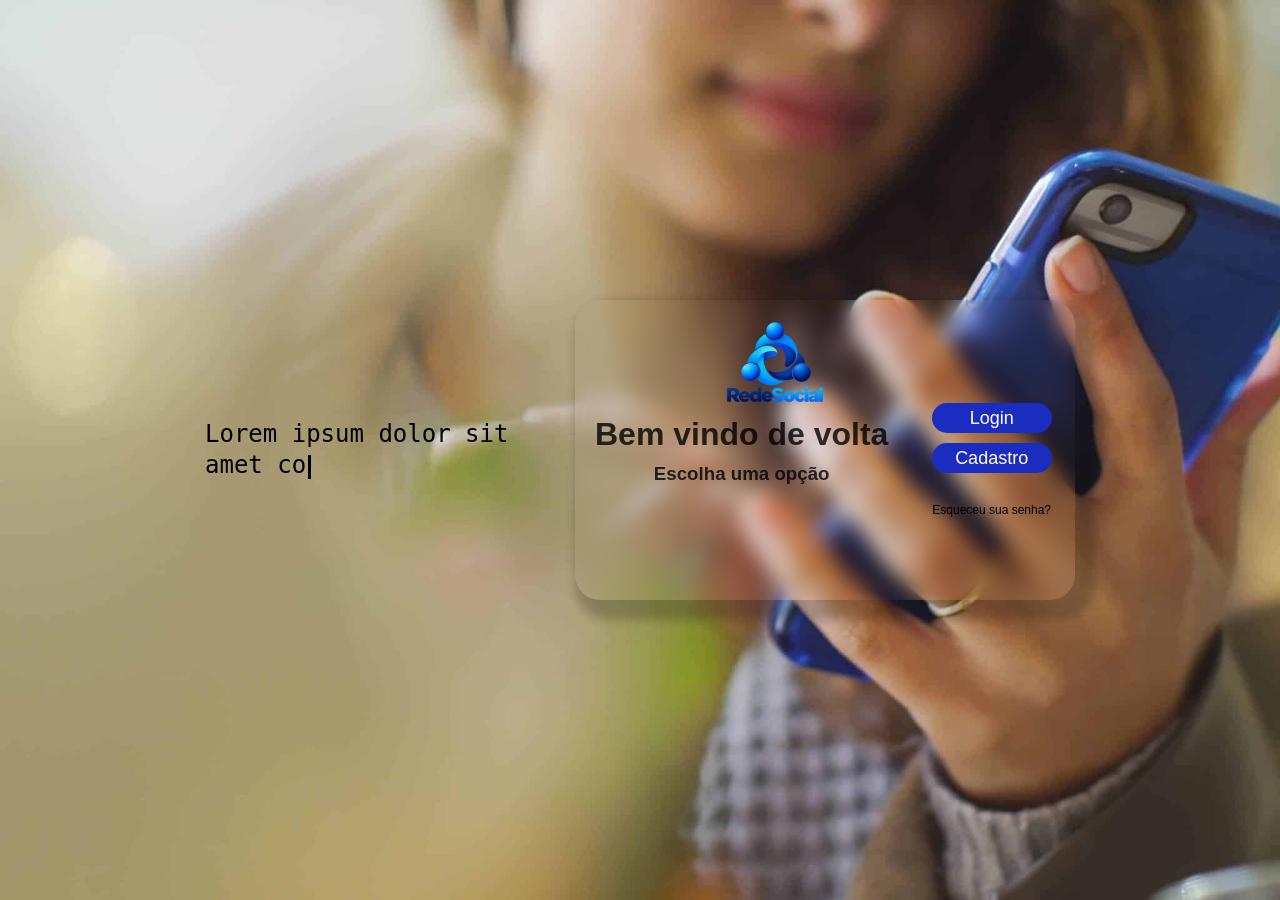
<file: index.html>
<!doctype html>
<html lang="pt-br">
  <head>
    <meta charset="UTF-8" />
    <meta name="viewport" content="width=device-width, initial-scale=1.0" />
    <link rel="stylesheet" href="style.css" />
    <title>Tela inicial</title>
  </head>
  <body>
    <div class="container-texto">
      <p>
        Lorem ipsum dolor sit amet consectetur adipisicing elit. Totam doloribus
        ipsum iusto itaque, architecto libero ut aliquam quisquam amet quibusdam
        aut minus, aspernatur dolorum veniam quae exercitationem! Corrupti sunt
        quod nam error, minus recusandae fuga aliquid est? Labore vel aut
        doloremque ipsa error veritatis mollitia, fugit officia quo sint
        inventore.
      </p>
    </div>
    <div class="container">
      <div class="logo">
        <img src="./img/logo.png" alt="Logo da rede social" />
      </div>

      <div class="titulo-login">
        <h1>Bem vindo de volta</h1>

        <h3>Escolha uma opção</h3>
      </div>

      <div class="opcoes-login">
        <ul>
          <li class="botao"><a href="./pages/login.html">Login</a></li>
          <li class="botao"><a href="./pages/cadastro.html">Cadastro</a></li>
        </ul>

        <a href="./pages/esqueceu-senha.html">Esqueceu sua senha?</a>
      </div>
    </div>
    <script>
      const paragraph = document.querySelector(".container-texto p");
      const text = paragraph.textContent.trim().replace(/\s+/g, " ");
      let characterIndex = 0;

      paragraph.textContent = "";

      function typeNextCharacter() {
        paragraph.textContent += text[characterIndex];
        characterIndex += 1;

        if (characterIndex < text.length) {
          setTimeout(typeNextCharacter, 35);
        }
      }

      typeNextCharacter();
    </script>
  </body>
</html>
</file>
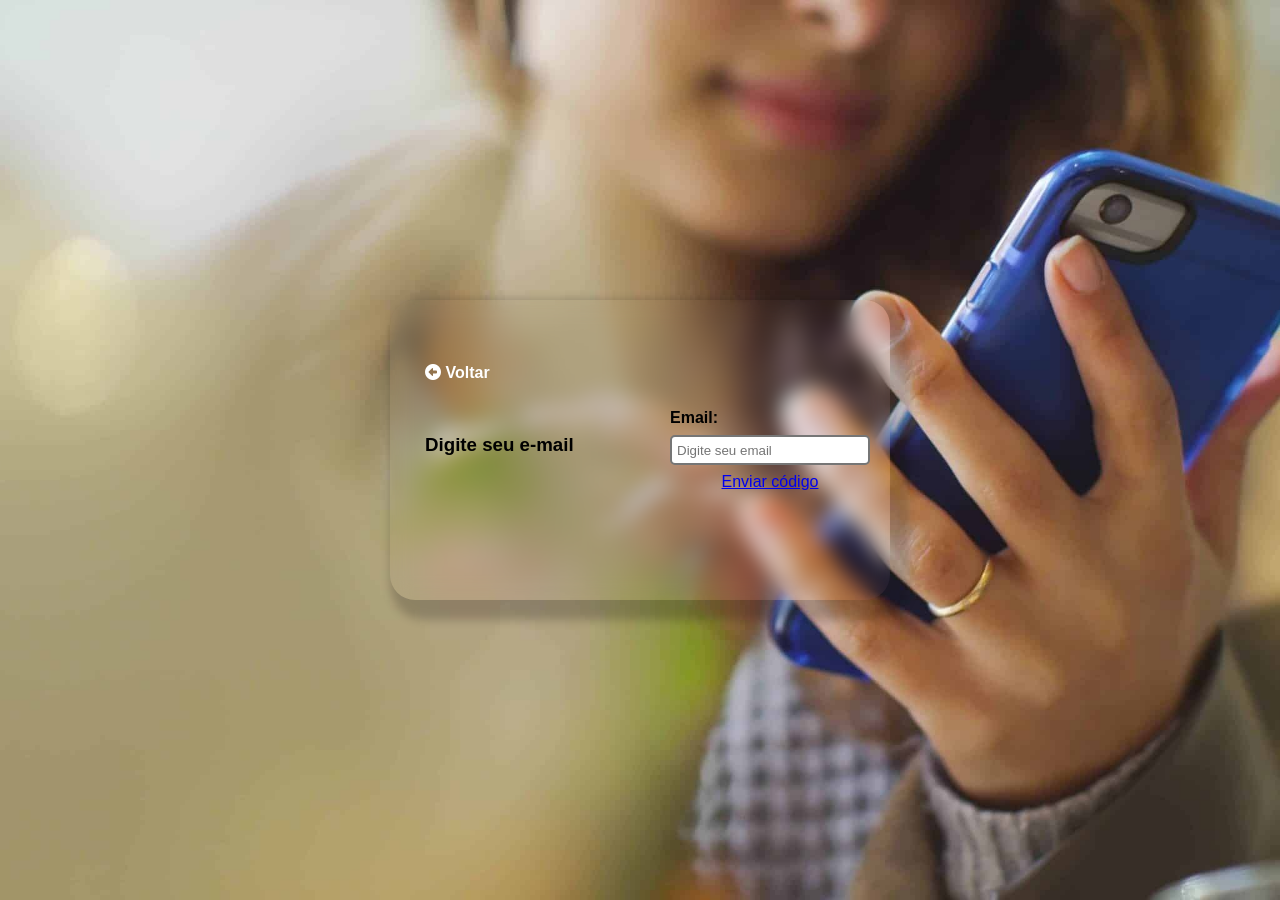
<file: pages/esqueceu-senha.html>
<!DOCTYPE html>
<html lang="pt-br">
<head>
    <meta charset="UTF-8">
    <meta name="viewport" content="width=device-width, initial-scale=1.0">
    <title>Recuperar senha</title>
    <link rel="stylesheet" href="../style.css">
    <link rel="stylesheet" href="https://cdnjs.cloudflare.com/ajax/libs/font-awesome/6.5.2/css/all.min.css">
</head>
<body>
    <div class="container">
        <div class="titulo-acesso">
            <a href="../index.html"><i class="fa-solid fa-circle-left"></i> Voltar</a>
            <h3>Digite seu e-mail</h3>
        </div>

        <form class="form-login" action="#">
            <label for="email">Email:</label>
            <input type="email" placeholder="Digite seu email" id="email">

            <a href="./verificacao-email.html">Enviar código</a>
        </form>
    </div>
</body>
</html>
</file>
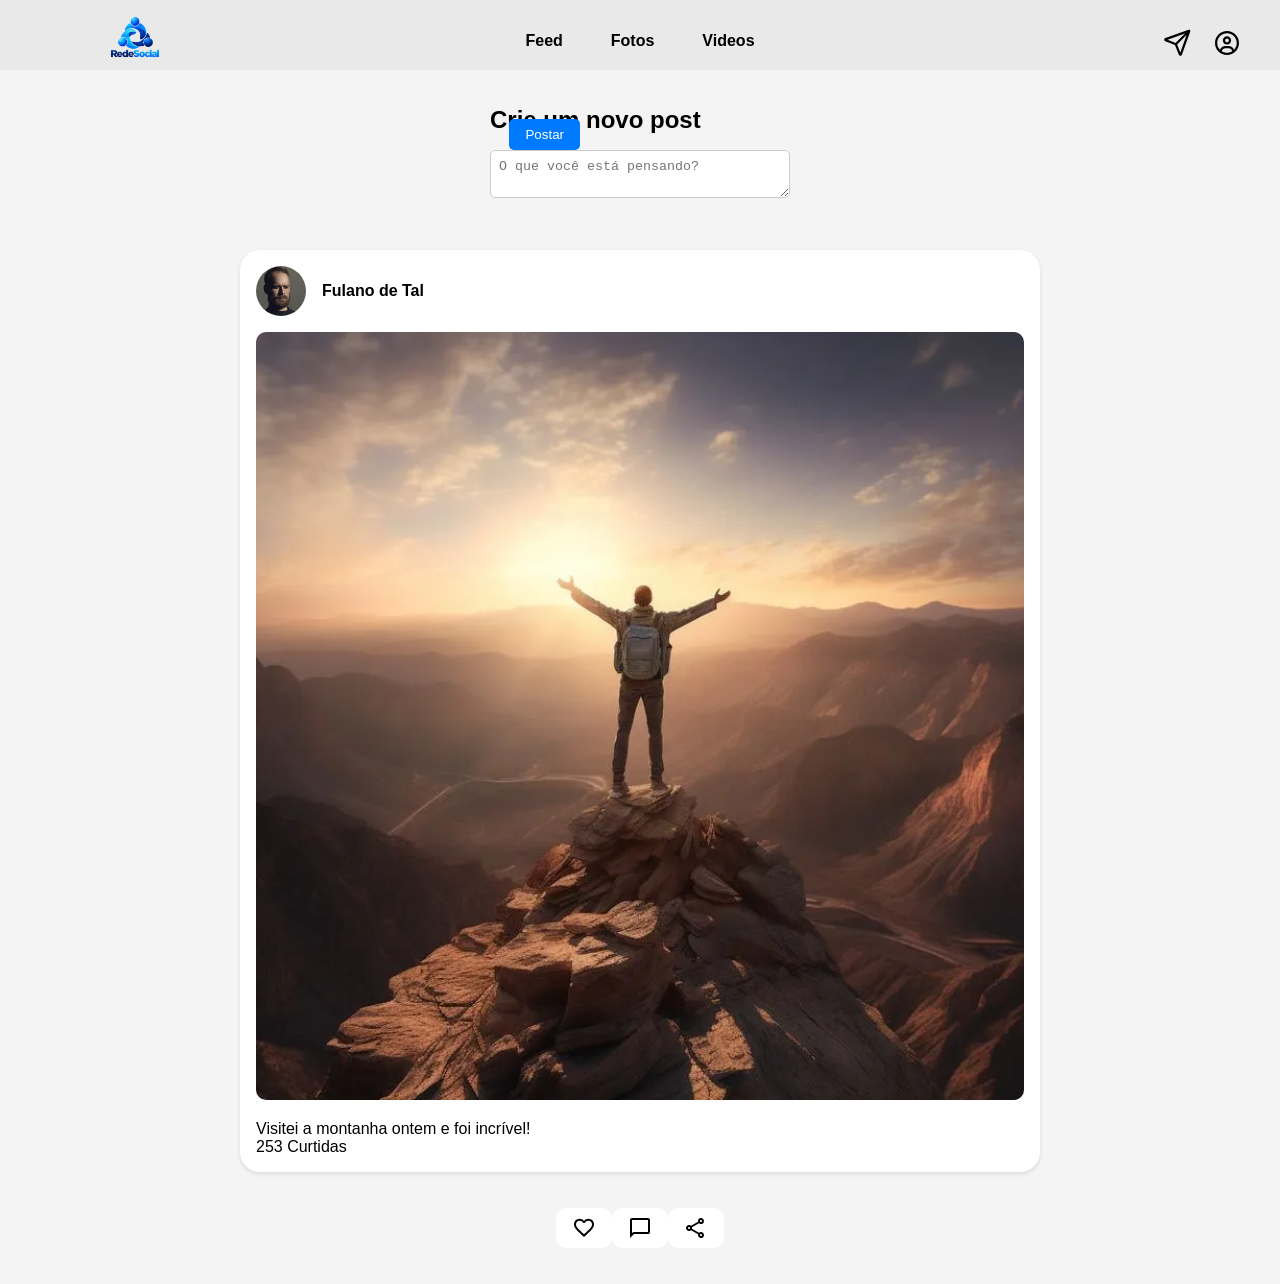
<file: pages/homepage.html>
<!DOCTYPE html>
<html lang="en">
<head>
    <meta charset="UTF-8">
    <meta name="viewport" content="width=device-width, initial-scale=1.0">
    <link rel="stylesheet" href="../styles/style.css">
    <title>Pagina Inicial</title>
</head>
<body>
    <header>
        <img src="../img/logo.png" alt="Logo do Site" class="logo">
        <nav>
            <ul class="nav-links">
                <li><a href="./homepage.html">Feed</a></li>
                <li><a href="./fotos.html">Fotos</a></li>
                <li><a href="./videos.html">Videos</a></li>
            </ul>
            <ul class="icons-container">
                <li"><a href="./mensagens.html"><img src="../img/mensagens.svg" alt="Mensagens" class="direct" ></a></li>
                <li class="dropdown"><a href="#"><img src="../img/profile.svg" alt="Perfil"  class="profile"></a>
                    <ul class="dropdown-content">
                        <li><a href="./perfil.html">Ver Perfil</a></li>
                        <li><a href="./configuracoes.html">Configurações</a></li>
                        <li><a href="./logout.html">Sair</a></li>
                    </ul>
                </li>

            </ul>
        </nav>
    </header>
    <main>
        <div class="post-form">
            <h2>Crie um novo post</h2>
            <form action="#" method="post">
                <textarea name="post-content" placeholder="O que você está pensando?" required></textarea>
                <button class="button-default" type="submit">Postar</button>
            </form>
        </div>
        <div class="feed-noticias">
            <div class="title-feed">
                <img src="../img/profile-post.jpg" alt="Foto de Perfil" class="foto-perfil">
                <h4>Fulano de Tal</h4>
            </div>
            <img class="post" src="../img/post1.webp" alt="post">
            <p>Visitei a montanha ontem e foi incrível!</p>
            <p>253 Curtidas</p>
        </div>
        <div class="post-actions">
            <button class="like-button"><svg xmlns="http://www.w3.org/2000/svg" viewBox="0 0 24 24" height="24px" width="24px" fill="currentColor"><path d="M12,21l-1.45-1.3q-2.53-2.27-4.18-3.92q-1.65-1.65-2.63-2.96Q2.78,11.5 2.39,10.4T2,8.15Q2,5.8 3.58,4.22T7.5,2.65q1.3,0 2.48,0.55T12,4.75q0.85-1 2.03-1.55T16.5,2.65q2.35,0 3.93,1.57T22,8.15q0,1.15-0.39,2.25t-1.36,2.41q-0.97,1.31-2.63,2.96q-1.65,1.65-4.17,3.92L12,21Zm0-2.7q2.4-2.15 3.95-3.69t2.45-2.67t1.25-2.03Q20,9.02 20,8.15q0-1.5-1-2.5t-2.5-1q-1.17,0-2.17,0.66q-1,0.66-1.38,1.69h-1.9Q10.68,5.97 9.68,5.31T7.5,4.65q-1.5,0-2.5,1T4,8.15Q4,9.02 4.35,9.91T5.6,11.94t2.45,2.67T12,18.3Zm0-6.83Z"/></svg></button>
            <button class="comment-button"><svg xmlns="http://www.w3.org/2000/svg" viewBox="0 0 24 24" height="24px" width="24px" fill="currentColor"><path d="M2,22V4Q2,3.17 2.59,2.59T4,2H20q0.83,0 1.41,0.59T22,4V16q0,0.82-0.59,1.41T20,18H6L2,22Zm3.15-6H20V4H4V17.13L5.15,16ZM4,16V4V16Z"/></svg></button>
            <button class="share-button"><svg xmlns="http://www.w3.org/2000/svg" viewBox="0 0 24 24" height="24px" width="24px" fill="currentColor"><path d="M17,22q-1.25,0-2.13-0.88T14,19q0-0.15 0.08-0.7L7.05,14.2q-0.4,0.38-0.93,0.59T5,15q-1.25,0-2.13-0.88T2,12T2.88,9.88T5,9Q5.6,9 6.13,9.21T7.05,9.8l7.03-4.1q-0.05-0.18-0.06-0.34T14,5q0-1.25 0.88-2.13T17,2t2.13,0.88T20,5T19.13,7.13T17,8q-0.6,0-1.13-0.21T14.95,7.2L7.93,11.3q0.05,0.18 0.06,0.34T8,12T7.99,12.36T7.93,12.7l7.03,4.1q0.4-0.38 0.92-0.59T17,16q1.25,0 2.13,0.88T20,19t-0.88,2.13T17,22Zm0-2q0.43,0 0.71-0.29Q18,19.43 18,19t-0.29-0.71T17,18t-0.71,0.29T16,19t0.29,0.71T17,20ZM5,13q0.43,0 0.71-0.29Q6,12.43 6,12T5.71,11.29T5,11q-0.42,0-0.71,0.29T4,12t0.29,0.71T5,13ZM17.71,5.71Q18,5.43 18,5T17.71,4.29T17,4T16.29,4.29T16,5t0.29,0.71T17,6t0.71-0.29ZM17,19ZM5,12ZM17,5Z"/></svg></button>
        </div>
    </main>
</body>
</html>
</file>
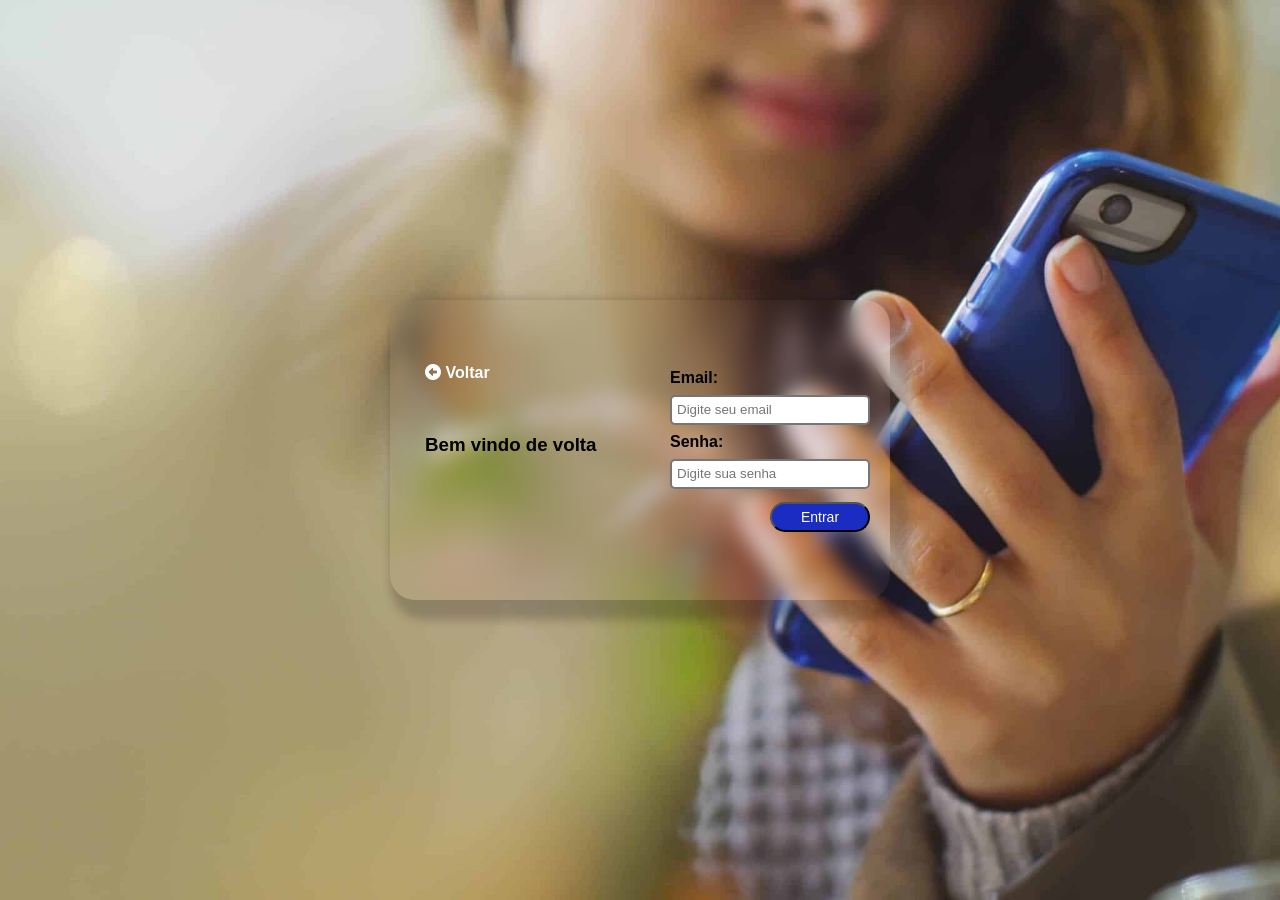
<file: pages/login.html>
<!DOCTYPE html>
<html lang="pt-br">
<head>
    <meta charset="UTF-8">
    <meta name="viewport" content="width=device-width, initial-scale=1.0">
    <title>Tela | Login</title>
    <link rel="stylesheet" href="../style.css">
    <link rel="stylesheet" href="https://cdnjs.cloudflare.com/ajax/libs/font-awesome/6.5.2/css/all.min.css">
</head>
<body>
    <div class="container">
        <div class="titulo-acesso">
            <a href="../index.html"><i class="fa-solid fa-circle-left"></i> Voltar</a>
            <h3>Bem vindo de volta</h3>
        </div>

        <form class="form-login" action="#">
            <label for="email">Email:</label>
            <input type="email" placeholder="Digite seu email" id="email">

            <label for="password">Senha:</label>
            <input type="password" placeholder="Digite sua senha" id="password">

            <button type="submit">Entrar</button>
        </form>
    </div>
</body>
</html>
</file>
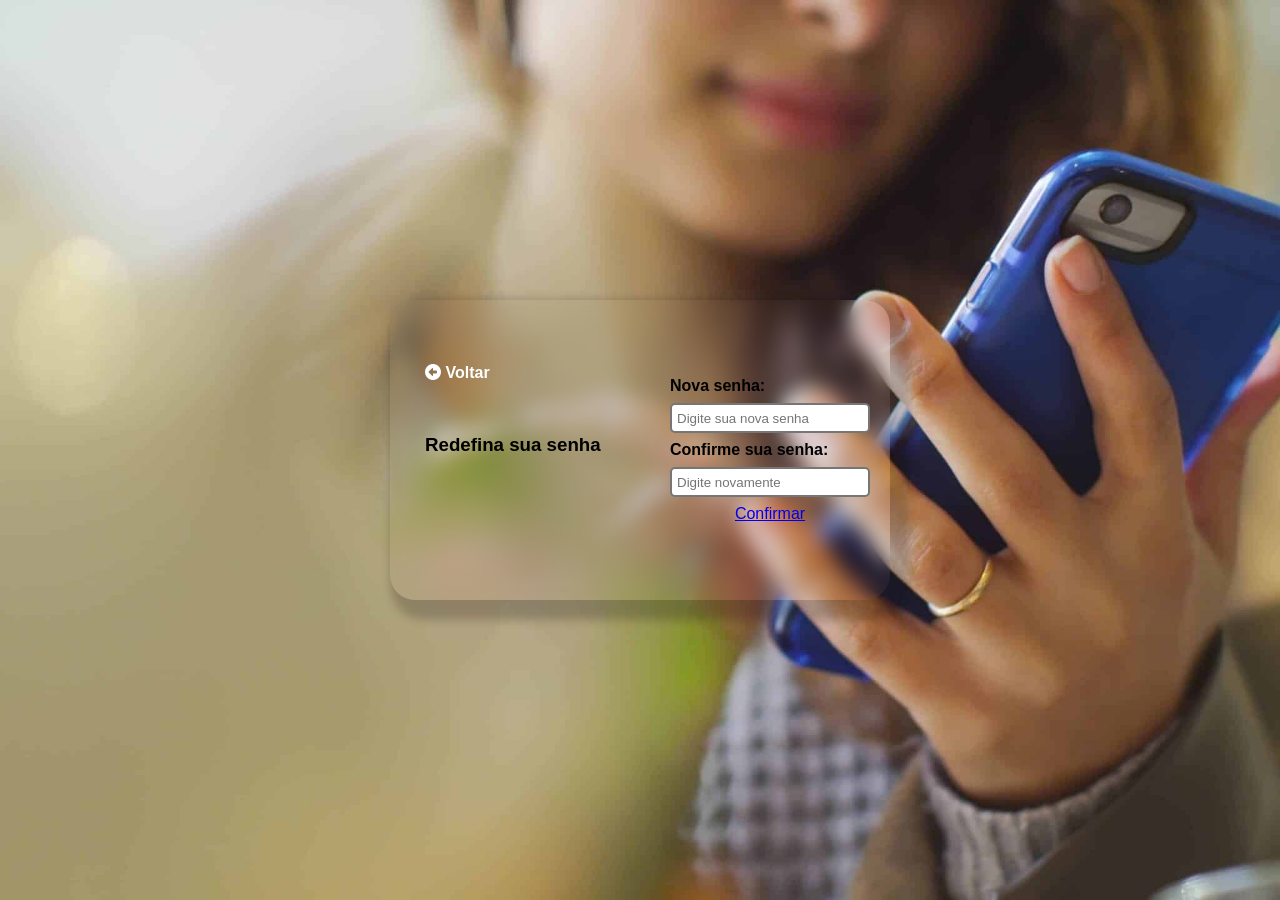
<file: pages/redefinicao-senha.html>
<!DOCTYPE html>
<html lang="pt-br">
<head>
    <meta charset="UTF-8">
    <meta name="viewport" content="width=device-width, initial-scale=1.0">
    <title>Redefinir senha</title>
    <link rel="stylesheet" href="../style.css">
    <link rel="stylesheet" href="https://cdnjs.cloudflare.com/ajax/libs/font-awesome/6.5.2/css/all.min.css">
</head>
<body>
    <div class="container">
        <div class="titulo-acesso">
            <a href="../pages/verificacao-email.html"><i class="fa-solid fa-circle-left"></i> Voltar</a>
            <h3>Redefina sua senha</h3>
        </div>

        <form class="form-login" action="#">
            <label for="password">Nova senha:</label>
            <input type="password" placeholder="Digite sua nova senha" id="password">

            <label for="password2">Confirme sua senha:</label>
            <input type="password" placeholder="Digite novamente" id="password2">

            <a href="#">Confirmar</a>
        </form>
    </div>
</body>
</html>
</file>
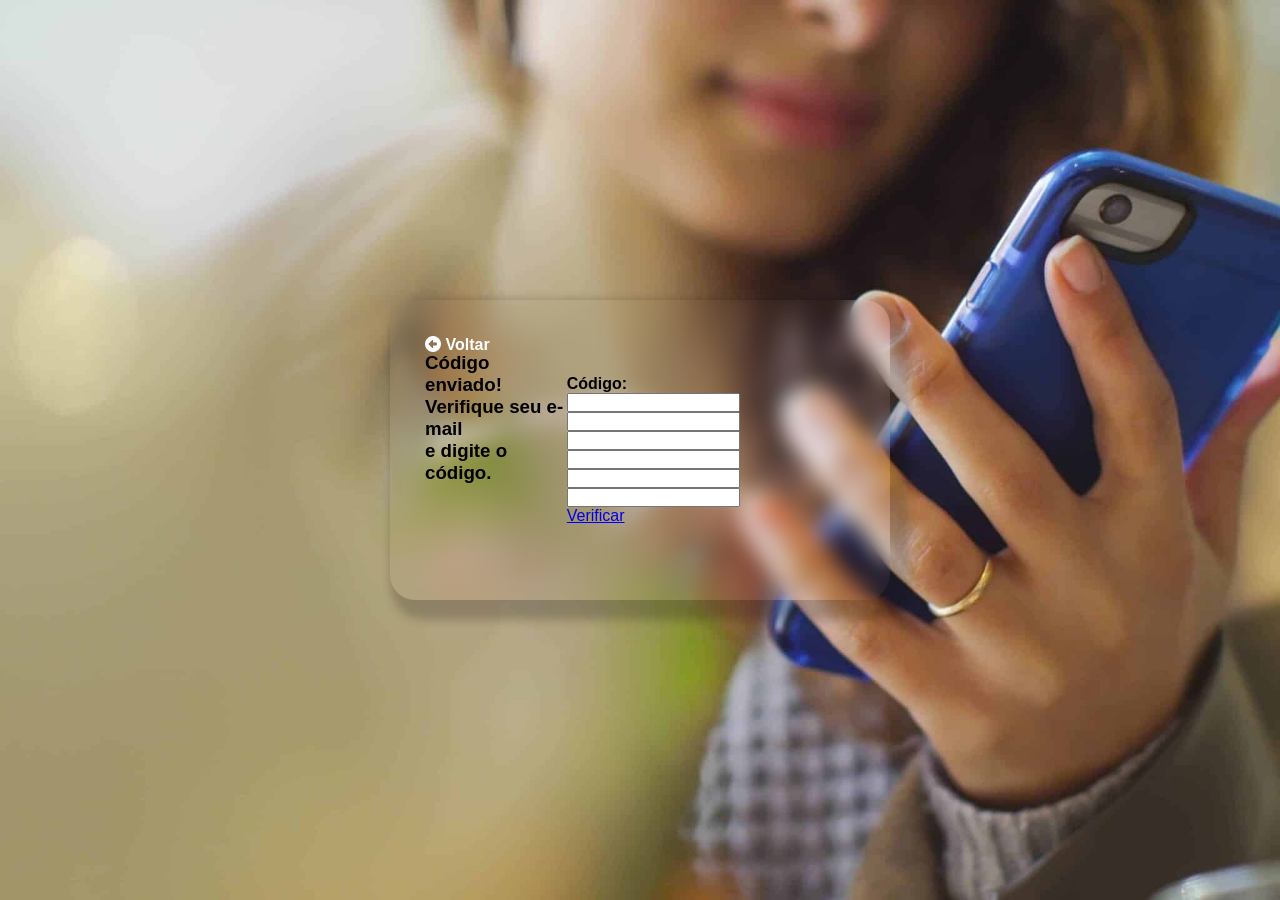
<file: pages/verificacao-email.html>
<!DOCTYPE html>
<html lang="pt-br">
<head>
    <meta charset="UTF-8">
    <meta name="viewport" content="width=device-width, initial-scale=1.0">
    <title>Verificar e-mail</title>
    <link rel="stylesheet" href="../style.css">
    <link rel="stylesheet" href="https://cdnjs.cloudflare.com/ajax/libs/font-awesome/6.5.2/css/all.min.css">
</head>
<body>
    <div class="container">
        <div class="titulo-acesso">
            <a href="../pages/esqueceu-senha.html"><i class="fa-solid fa-circle-left"></i> Voltar</a>
            <h3>Código enviado! <br> Verifique seu e-mail <br> e digite o código.</h3>
        </div>

        <form class="form-verificacao" action="#">
            <label for="code">Código:</label>
            <div class="codigo">
                <input type="text" maxlength="1" inputmode="numeric" id="code">
                <input type="text" maxlength="1" inputmode="numeric">
                <input type="text" maxlength="1" inputmode="numeric">
                <input type="text" maxlength="1" inputmode="numeric">
                <input type="text" maxlength="1" inputmode="numeric">
                <input type="text" maxlength="1" inputmode="numeric">
            </div>

            <a href="./redefinicao-senha.html">Verificar</a>
        </form>
    </div>
</body>
</html>
</file>
<file: style.css>
* {
    box-sizing: border-box;
    margin: 0;
    padding: 0;
}

body {
    font-family: Arial, Helvetica, sans-serif;
    margin: 0;
    display: flex;
    justify-content: center;
    align-items: center;
    height: 100vh;
    background: url(./img/bg.jpg) no-repeat center center fixed;
    background-size: cover;
    gap: 20px;
}

.logo {
    position: absolute;
    top: 20px;
    left: 150px;
    width: 100px;
    height: auto;
    align-items: center;
    z-index: 1;
    transition: transform 0.3s ease;
}

.logo img {
    width: 100%;
    height: auto;
    object-fit: cover;
}

.logo:hover {
    transform: scale(1.15);
}

.container-texto{
        flex: 0 0 350px;
        width: 350px;
        font-family: monospace;
        font-size: 24px;
        line-height: 1.3;
}

@keyframes blink-caret {
  from, to { border-color: transparent; }
  50% { border-color: #000; }
}

.container-texto p::after {
        content: "";
        display: inline-block;
        height: 1em;
        margin-left: 2px;
        border-right: 3px solid #000;
        vertical-align: text-bottom;
        animation: blink-caret 0.75s step-end infinite;
}



.container {
    border-radius: 25px;
    width: 500px;
    flex-shrink: 0;
    height: 300px;
    display: flex;
    justify-content: center;
    align-items: center;
    box-shadow: 10px 10px 10px 10px rgb(0, 0, 0, 0.2);
    backdrop-filter: blur(10px);
}

.linha-vertical {
    width: 2px;
    height: 45vh;
    color: black;
}

.opcoes-login, .form-login {
    width: 250px;
    height: 200px;
    margin: 0;
    display: flex;
    flex-direction: column;
    align-items: center;
    justify-content: center;
    gap: 10px;
}

ul {
    display: flex;
    flex-direction: column;
    gap: 10px;
    color: rgb(0, 0, 0);
    list-style: none;
}

.botao a {
    display: flex;
    justify-content: center;
    align-items: center;
    width: 120px;
    height: 30px;
    background-color:#1B2CC1;
    color: white;
    font-size: 18px;
    border-radius: 25px;
    transition: 0.3s ease;
    text-decoration: none;
}

.botao:hover a {
    background-color: #030e72;
    transform: scale(1.1);
}

.titulo-login {
    width: 100%;
    height: 100%;
    opacity: 0.8;
    border-radius: 25px 0 0 25px;
    display: flex;
    flex-direction: column;
    justify-content: center;
    align-items: center;
    gap: 10px;
    color: #000000;
}

.opcoes-login > a {
    font-size: 12px;
    text-decoration: none;
    color: black;
    transition: 0.3s ease;
    position: relative;
    top: 20px;
}

.opcoes-login > a:hover {
    transform: scale(1.1);
}

/* Login */

.form-login {
    display: flex;
    flex-direction: column;
    justify-content: center;
    align-items: center;
    width: 300px;
    height: auto;
    margin-left: -30px;
    padding: 10px;
    gap: 8px;
    margin-right: 10px;
}

label {
    display: flex;
    align-self: flex-start;
    font-weight: bold;
}

.titulo-acesso {
    width: 100%;
    height: 100%;
    border-radius: 25px 0 0 25px;
    display: flex;
    flex-direction: column;
    justify-content: space-around;
    align-items: flex-start;
    gap: 5px;
    color: #000000;
    padding-left: 35px;
}

.titulo-acesso a {
    text-decoration: none;
    color: #ffffff;
    font-weight: bold;
    transition: 0.3s ease;
}

.titulo-acesso a:hover {
    color: #000000;
}

.titulo-acesso h3 {
    position: relative;
    bottom: 80px;
}

.form-login button {
    display: flex;
    justify-content: center;
    align-items: center;
    width: 100px;
    height: 30px;
    background-color: #1B2CC1;
    color: white;
    font-size: 14px;
    border-radius: 25px;
    transition: 0.3s ease;
    text-decoration: none;
    margin-top: 5px;
    align-self: flex-end;
} 

.form-login button:hover {
    background-color: #030e72;
    transform: scale(1.1);
}

.form-login input {
    width: 200px;
    height: 30px;
    border-radius: 5px;
    border-style: solid;
    padding-left: 5px;
}
</file>
<file: styles/style.css>
* {
  margin: 0;
  padding: 0;
  box-sizing: border-box;
}

body {
  font-family: Arial, sans-serif;
  background-color: #f4f4f4;
  
  justify-content: center;
  width: 100%;
}

header {
  background-color: #e9e9e9;
  color: #fff;
  padding: 1rem;
  text-align: center;
  width: 100%;
  height: 70px;
  display: flex;
}
nav {
  color: #000000;
  text-align: center;
  align-items: center;
  display: flex;
  width: 100%;
  justify-content: space-around;
  height: 50px;
}

ul {
  list-style-type: none;
  display: flex;
  justify-content: center;
  gap: 1rem;
  width: 100%;
}

li {
  padding: 0.5rem 1rem;
  border-radius: 5px;
  transition: background-color 0.3s ease;
}

li:hover {
  background-color: #e0e0e0;
}

.logo {
  position: absolute;
  top: 16px;
  left: 110px;
  width: 50px;
  height: auto;
  align-items: center;
  z-index: 1;
  transition: transform 0.3s ease;
}

.logo img {
  width: 100%;
  height: auto;
  object-fit: cover;
}


/* Container pai para alinhar os ícones lado a lado */
.icons-container {
  position: absolute;
  top: 20px;
  right: 20px;
  width: 100px;
  height: 50px;
  gap: 15px; /* Espaçamento entre os ícones */
  z-index: 1;
}

/* Estilo individual para cada ícone */
.direct,
.profile {
  width: 30px;
  height: auto;
  transition: transform 0.3s ease;
  color: #000000;
}

.direct:hover,
.profile:hover {
  transform: scale(1.1);
}

.direct img,
.profile img {
  width: 100%;
  height: auto;
  object-fit: cover;
  display: block;
}

/* Estilos do Dropdown */
.dropdown {
  position: relative;
  display: inline-block;
}

.dropdown-content {
  display: none;
  position: absolute;
  right: 0; /* Alinha o menu com a direita do ícone */
  background-color: #f9f9f9;
  min-width: 160px;
  box-shadow: 0px 8px 16px 0px rgba(0,0,0,0.2);
  z-index: 2;
}

.dropdown-content li a {
  text-decoration: none;
  color: #000000;
  font-weight: bold;
}

/* Exibe o dropdown ao passar o mouse (se necessário) */
.dropdown:hover .dropdown-content {
  display: block;
}


.nav-links {
  display: flex;
  justify-content: center;
  gap: 1rem;
  width: 20%;

}

.button-defaout {
  padding: 0.5rem 1rem;
  border-radius: 5px;
  transition: 0.3s ease #000000;
}

.button-defaout:hover {
  background-color: #020202;
  color:#ccc
}

.nav-links a {
  text-decoration: none;
  color: #000000;
  font-weight: bold;
  
}

main {
  padding: 2rem;
  width: 100%;
  max-width: 1200px;
  margin: 0 auto;
  margin-top: 80px; /* Espaço para o header */
  display: flex;
  flex-direction: column;
  justify-content: center;
  align-items: center;
  margin: 4px auto;
  gap: 20px;
}

.feed-noticias {
  width: 100%;
  max-width: 800px;
  background-color: #fff;
  padding: 1rem;
  border-radius: 5px;
  box-shadow: 0px 2px 4px rgba(0,0,0,0.1);
  border-radius: 20px
}
.title-feed {
  display: flex;
  align-items: center;
  margin-bottom: 1rem;
}

.post-actions {
  display: flex;
  justify-content: flex-start;
  margin-top: 1rem;

}

.post-actions button svg {
  width: 24px;
  height: 24px;
  display: block;
}

.like-button {
  background-color: #ffffff;
  border: none;
  padding: 0.5rem 1rem;
  border-radius: 10px;
  cursor: pointer;
  transition: 0.3s ease;
  color: #000000; /* Cor inicial do ícone/texto */
}

.like-button:hover {
  color: #f70404; /* Cor do coração/texto no hover */
  background-color: #ffffff;
}

.comment-button {
  background-color: #ffffff;
  border: none;
  padding: 0.5rem 1rem;
  border-radius: 10px;
  cursor: pointer;
  transition: 0.3s ease;
  color: #000000; /* Cor inicial do ícone/texto */
}

.comment-button:hover {
  color: #f7cb04; /* Cor do coração/texto no hover */
  background-color: #ffffff;
}

.share-button {
  background-color: #ffffff;
  border: none;
  padding: 0.5rem 1rem;
  border-radius: 10px;
  cursor: pointer;
  transition: 0.3s ease;
  color: #000000; /* Cor inicial do ícone/texto */
}

.share-button:hover {
  color: #2600ff; /* Cor do coração/texto no hover */
  background-color: #ffffff;
}


.foto-perfil {
  width: 50px;
  height: 50px;
  border-radius: 50%;
  object-fit: cover;
  margin-right: 1rem;
}


.post {
  width: 100%;
  max-width: 100%;
  height: auto;
  border-radius: 10px;
  margin-bottom: 1rem;
}
.post-form {
  display: flex;
  flex-direction: column;
  gap: 1rem;
  margin-bottom: 2rem;
}

form {
  display: flex;
  gap: 1rem;
}

form textarea {
  width: 100%;
  padding: 0.5rem;
  border-radius: 5px;
  border: 1px solid #ccc;
  resize: vertical;
  width: 300px;
  height: auto;
}

.button-default {
  padding: 0.5rem 1rem;
  border-radius: 5px;
  transition: background-color 0.3s ease;
  background-color: #007bff;
  color: #fff;
  border: none;
  cursor: pointer;
  position: absolute;
  right: 700px;
  bottom: 750px
}
</file>
